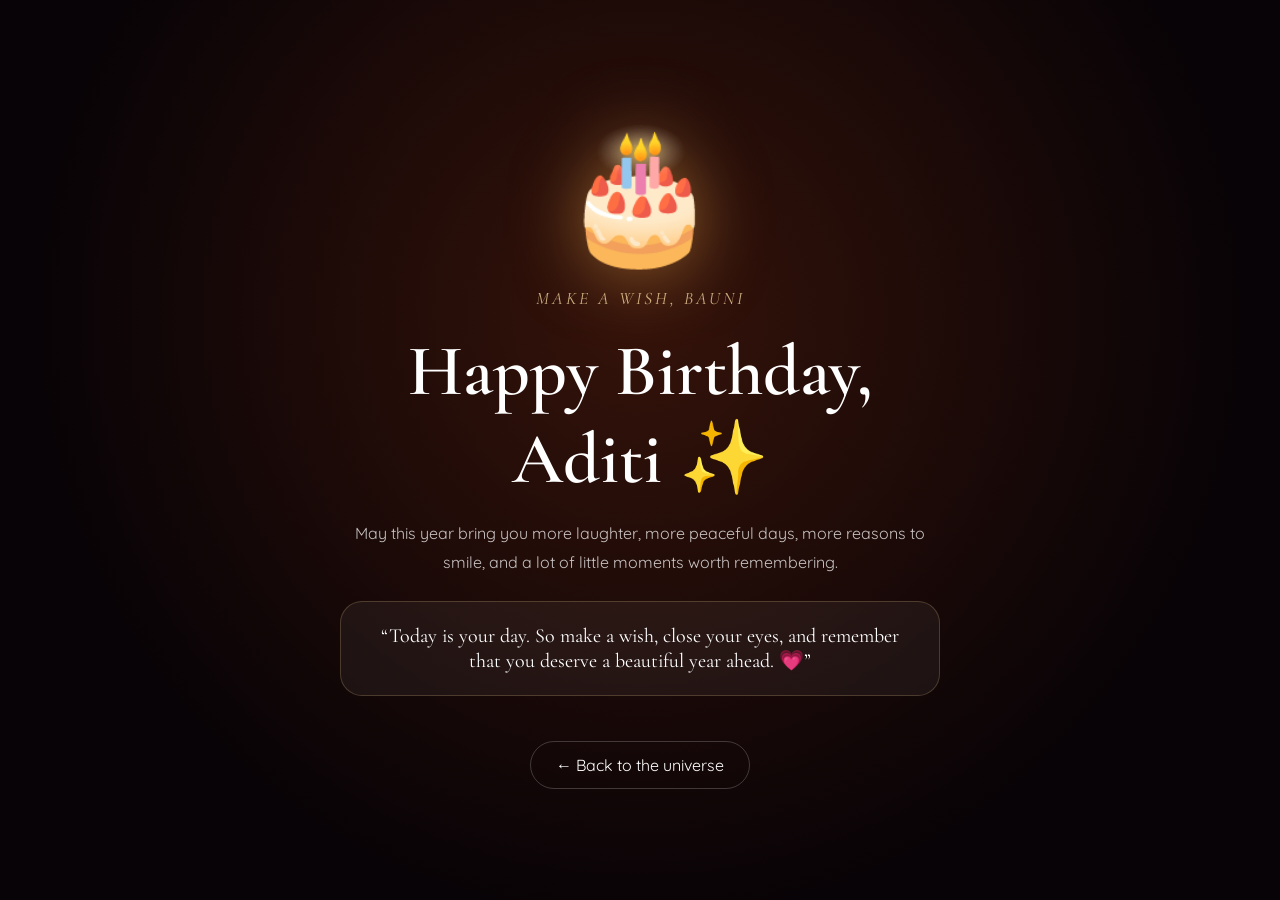
<file: cake.html>
<!DOCTYPE html>
<html lang="en">
<head>
<meta charset="UTF-8"><meta name="viewport" content="width=device-width, initial-scale=1.0">
<title>Your Birthday Cake 🎂</title>
<link href="https://fonts.googleapis.com/css2?family=Cormorant+Garamond:ital,wght@0,400;0,600;1,500&family=Quicksand:wght@300;400;500;600;700&display=swap" rel="stylesheet">
<style>
*{box-sizing:border-box}body{margin:0;min-height:100vh;display:grid;place-items:center;padding:25px;background:radial-gradient(circle at 50% 35%,#35130a,#080306 70%);color:white;font-family:Quicksand,sans-serif;text-align:center}.box{max-width:600px}.ey{font:italic 1.1rem Cormorant Garamond,serif;letter-spacing:3px;color:#ffe1a8}.cake{font-size:8rem;filter:drop-shadow(0 0 35px rgba(255,180,80,.5));animation:bob 3s ease-in-out infinite}@keyframes bob{50%{transform:translateY(-10px)}}h1{font:600 clamp(2.6rem,8vw,4.5rem) Cormorant Garamond,serif;margin:0 0 10px}p{line-height:1.8;opacity:.75}.wish{margin:25px auto;padding:22px;border:1px solid rgba(255,220,150,.2);border-radius:22px;background:rgba(255,255,255,.05);font-family:Cormorant Garamond,serif;font-size:1.25rem}.back{display:inline-block;margin-top:20px;padding:13px 25px;border:1px solid rgba(255,255,255,.2);border-radius:30px;color:#fff;text-decoration:none}
</style></head>
<body><main class="box"><div class="cake">🎂</div><p class="ey">MAKE A WISH, BAUNI</p><h1>Happy Birthday, Aditi ✨</h1><p>May this year bring you more laughter, more peaceful days, more reasons to smile, and a lot of little moments worth remembering.</p><div class="wish">“Today is your day. So make a wish, close your eyes, and remember that you deserve a beautiful year ahead. 💗”</div><a class="back" href="index.html">← Back to the universe</a></main></body></html>
</file>
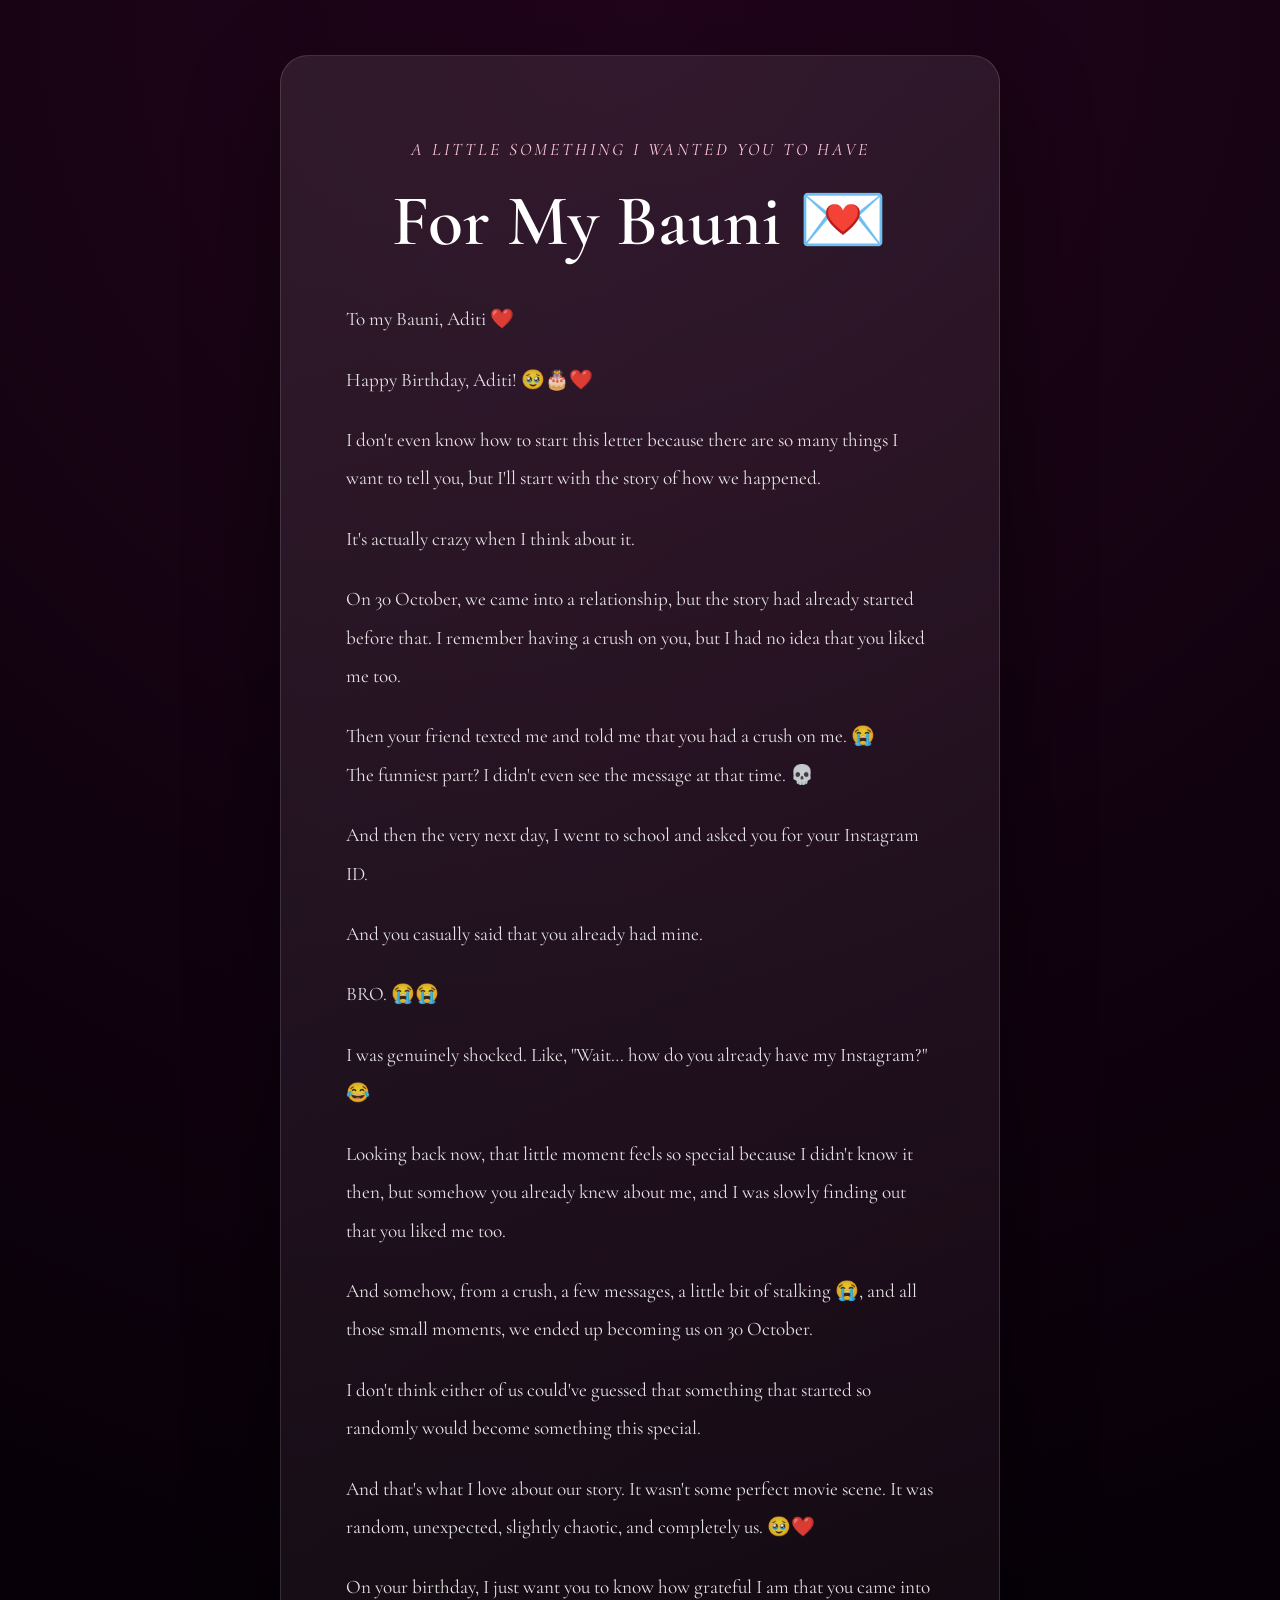
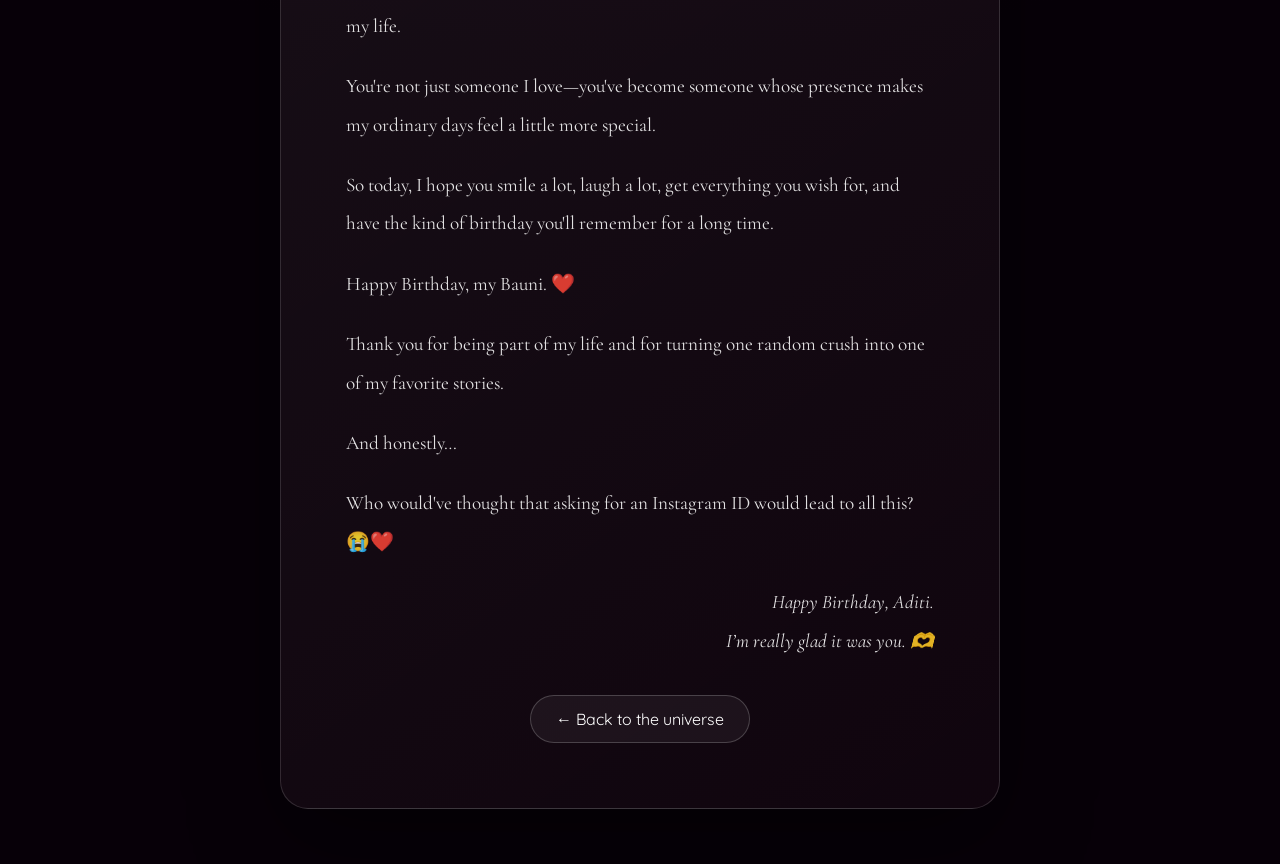
<file: letter.html>
<!DOCTYPE html>
<html lang="en">
<head>
<meta charset="UTF-8"><meta name="viewport" content="width=device-width, initial-scale=1.0">
<title>A Letter for Bauni 💌</title>
<link href="https://fonts.googleapis.com/css2?family=Cormorant+Garamond:ital,wght@0,400;0,600;1,500&family=Quicksand:wght@300;400;500;600;700&display=swap" rel="stylesheet">
<style>
*{box-sizing:border-box}body{margin:0;min-height:100vh;background:radial-gradient(circle at top,#21051b,#070008 65%);color:#fff;font-family:Quicksand,sans-serif;padding:55px 20px}.paper{max-width:720px;margin:auto;padding:clamp(28px,7vw,65px);border-radius:28px;background:linear-gradient(145deg,rgba(255,255,255,.09),rgba(255,120,180,.04));border:1px solid rgba(255,255,255,.14);box-shadow:0 30px 90px rgba(0,0,0,.45)}.ey{text-align:center;font:italic 1.1rem Cormorant Garamond,serif;color:#ffc8df;letter-spacing:3px}h1{text-align:center;font:600 clamp(2.6rem,8vw,4.5rem) Cormorant Garamond,serif;margin:10px 0 35px}.letter{font:1.05rem/2 Cormorant Garamond,serif;color:rgba(255,255,255,.88);font-size:1.2rem}.letter p{margin:0 0 22px}.sign{text-align:right;font-style:italic}.back{display:block;width:max-content;margin:35px auto 0;padding:13px 25px;border:1px solid rgba(255,255,255,.2);border-radius:30px;color:#fff;text-decoration:none;background:rgba(255,255,255,.05)}
</style></head>
<body><main class="paper"><p class="ey">A LITTLE SOMETHING I WANTED YOU TO HAVE</p><h1>For My Bauni 💌</h1><div class="letter">
<p>To my Bauni, Aditi ❤️</p>
<p>Happy Birthday, Aditi! 🥹🎂❤️</p>
<p>I don't even know how to start this letter because there are so many things I want to tell you, but I'll start with the story of how we happened.</p>
<p>It's actually crazy when I think about it.</p>
<p>On 30 October, we came into a relationship, but the story had already started before that. I remember having a crush on you, but I had no idea that you liked me too.</p>
<p>Then your friend texted me and told me that you had a crush on me. 😭<br>The funniest part? I didn't even see the message at that time. 💀</p>
<p>And then the very next day, I went to school and asked you for your Instagram ID.</p>
<p>And you casually said that you already had mine.</p>
<p>BRO. 😭😭</p>
<p>I was genuinely shocked. Like, "Wait… how do you already have my Instagram?" 😂</p>
<p>Looking back now, that little moment feels so special because I didn't know it then, but somehow you already knew about me, and I was slowly finding out that you liked me too.</p>
<p>And somehow, from a crush, a few messages, a little bit of stalking 😭, and all those small moments, we ended up becoming us on 30 October.</p>
<p>I don't think either of us could've guessed that something that started so randomly would become something this special.</p>
<p>And that's what I love about our story. It wasn't some perfect movie scene. It was random, unexpected, slightly chaotic, and completely us. 🥹❤️</p>
<p>On your birthday, I just want you to know how grateful I am that you came into my life.</p>
<p>You're not just someone I love—you've become someone whose presence makes my ordinary days feel a little more special.</p>
<p>So today, I hope you smile a lot, laugh a lot, get everything you wish for, and have the kind of birthday you'll remember for a long time.</p>
<p>Happy Birthday, my Bauni. ❤️</p>
<p>Thank you for being part of my life and for turning one random crush into one of my favorite stories.</p>
<p>And honestly…</p>
<p>Who would've thought that asking for an Instagram ID would lead to all this? 😭❤️</p>
<p class="sign">Happy Birthday, Aditi.<br>I’m really glad it was you. 🫶</p>
</div><a class="back" href="index.html">← Back to the universe</a></main></body></html>
</file>
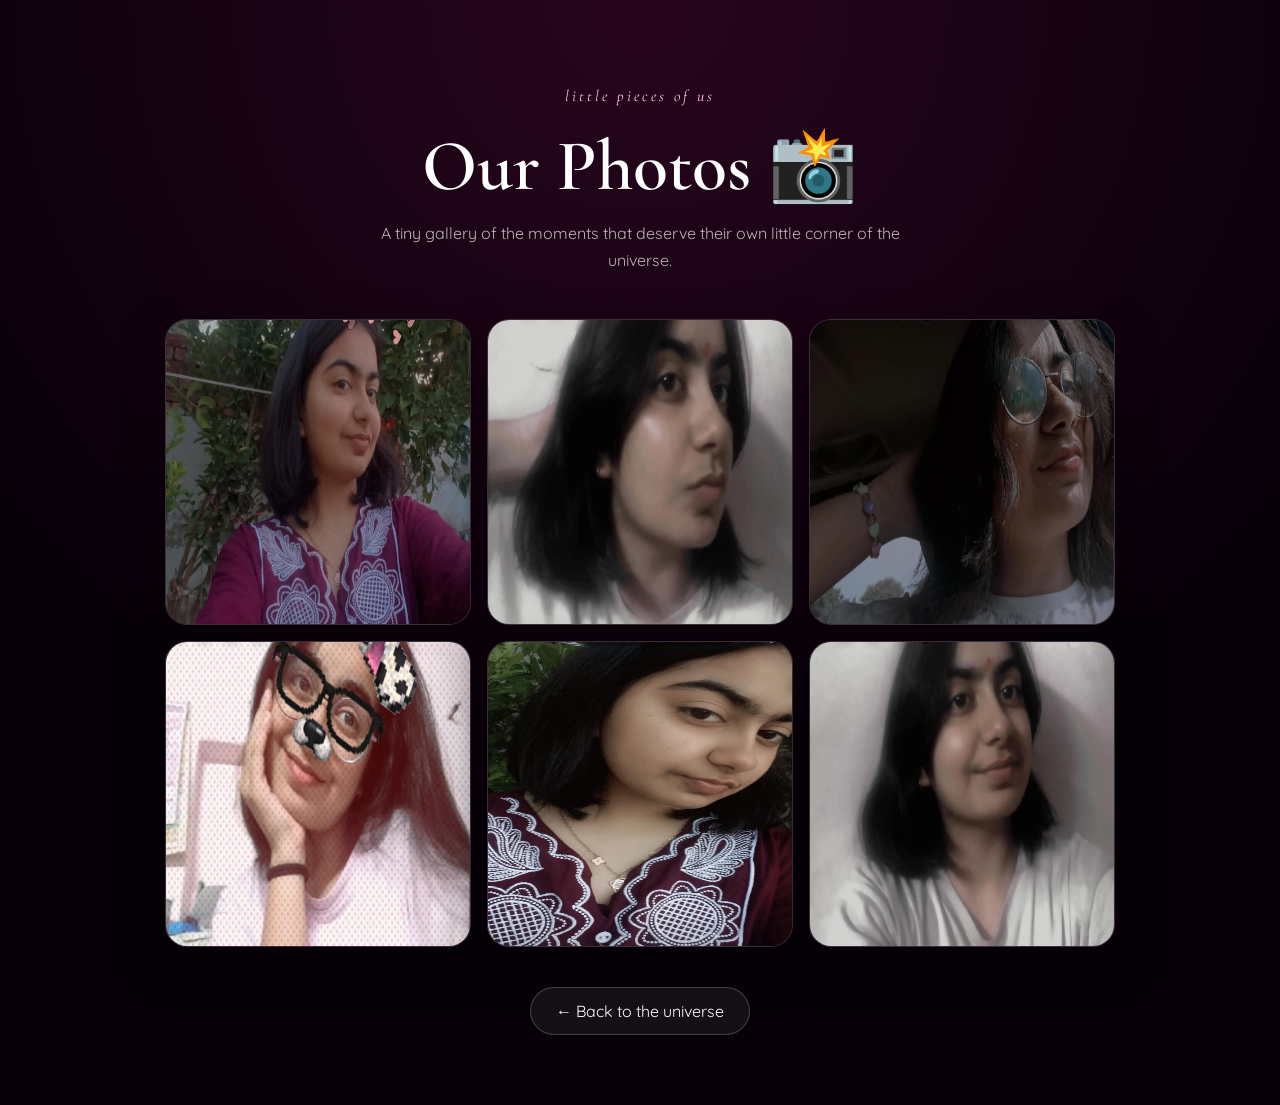
<file: photos.html>
<!DOCTYPE html>
<html lang="en">
<head>
<meta charset="UTF-8">
<meta name="viewport" content="width=device-width, initial-scale=1.0">
<title>Our Photos 📸</title>
<link rel="preconnect" href="https://fonts.googleapis.com">
<link href="https://fonts.googleapis.com/css2?family=Cormorant+Garamond:ital,wght@0,400;0,600;1,500&family=Quicksand:wght@300;400;500;600;700&display=swap" rel="stylesheet">
<style>
*{box-sizing:border-box}body{margin:0;min-height:100vh;background:radial-gradient(circle at top,#28051e,#070008 65%);color:#fff;font-family:Quicksand,sans-serif;padding:70px 22px}
.wrap{max-width:950px;margin:auto;text-align:center}.eyebrow{font-family:Cormorant Garamond,serif;font-style:italic;color:#ffc8df;letter-spacing:3px}
h1{font:600 clamp(2.4rem,7vw,4.5rem) Cormorant Garamond,serif;margin:10px 0}.intro{opacity:.7;max-width:560px;margin:0 auto 45px;line-height:1.7}
.grid{display:grid;grid-template-columns:repeat(3,minmax(0,1fr));gap:16px}.card{width:100%;min-width:0;max-width:100%;aspect-ratio:1/1;border-radius:22px;overflow:hidden;border:1px solid rgba(255,255,255,.15);box-shadow:0 15px 45px rgba(0,0,0,.35);background:#180916}.card img{width:100%;height:100%;object-fit:cover;display:block;transition:transform .5s}.card:hover img{transform:scale(1.06)}
.back{display:inline-block;margin-top:40px;padding:13px 25px;border:1px solid rgba(255,255,255,.2);border-radius:30px;color:#fff;text-decoration:none;background:rgba(255,255,255,.06)}
@media(max-width:700px){body{padding:50px 16px}.grid{grid-template-columns:repeat(2,minmax(0,1fr));gap:12px}}
</style>
</head>
<body><main class="wrap">
<p class="eyebrow">little pieces of us</p><h1>Our Photos 📸</h1>
<p class="intro">A tiny gallery of the moments that deserve their own little corner of the universe.</p>
<div class="grid">
<img class="card" src="images/photos/pic02.jpg" alt="A favorite photo">
<img class="card" src="images/photos/pic04.jpg" alt="A favorite photo">
<img class="card" src="images/photos/pic06.jpg" alt="A favorite photo">
<img class="card" src="images/photos/pic08.jpg" alt="A favorite photo">
<img class="card" src="images/photos/pic10.jpg" alt="A favorite photo">
<img class="card" src="images/photos/pic01.jpg" alt="A favorite photo">
</div>
<a class="back" href="index.html">← Back to the universe</a>
</main></body></html>
</file>
